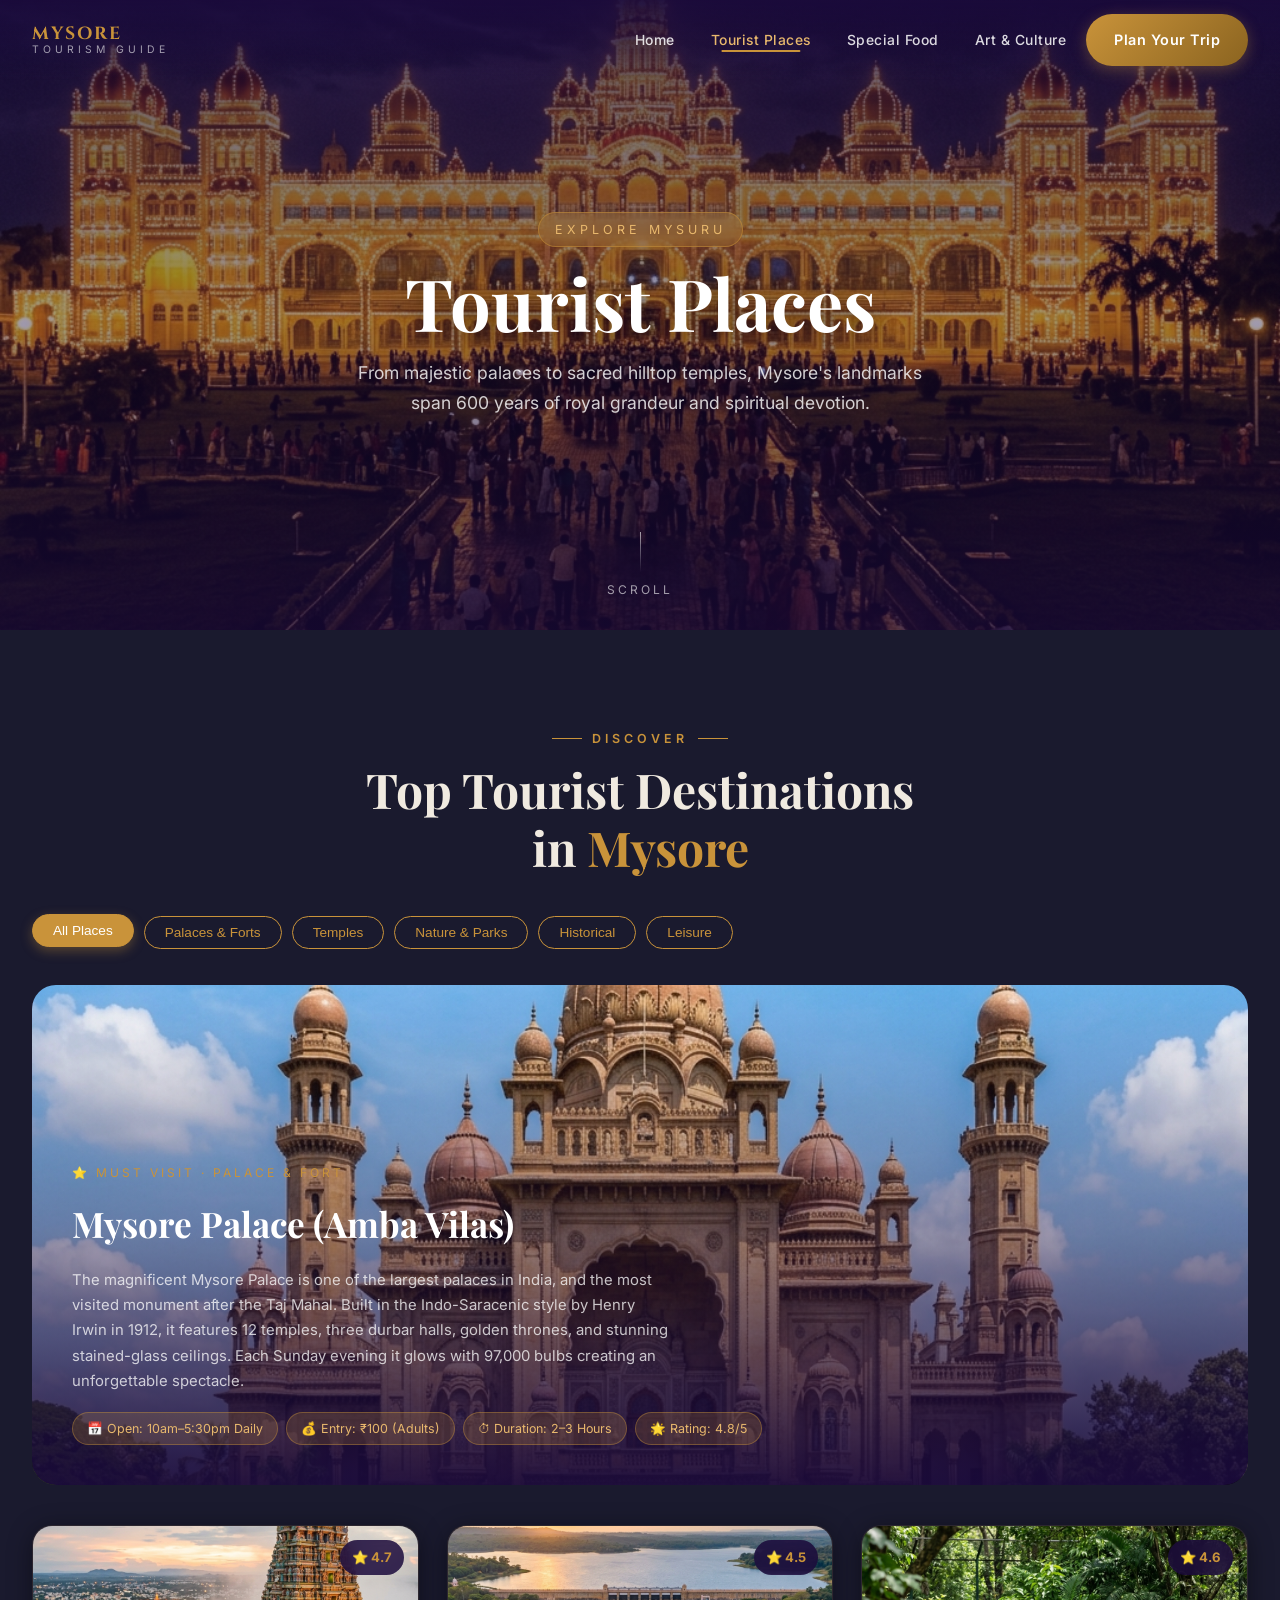
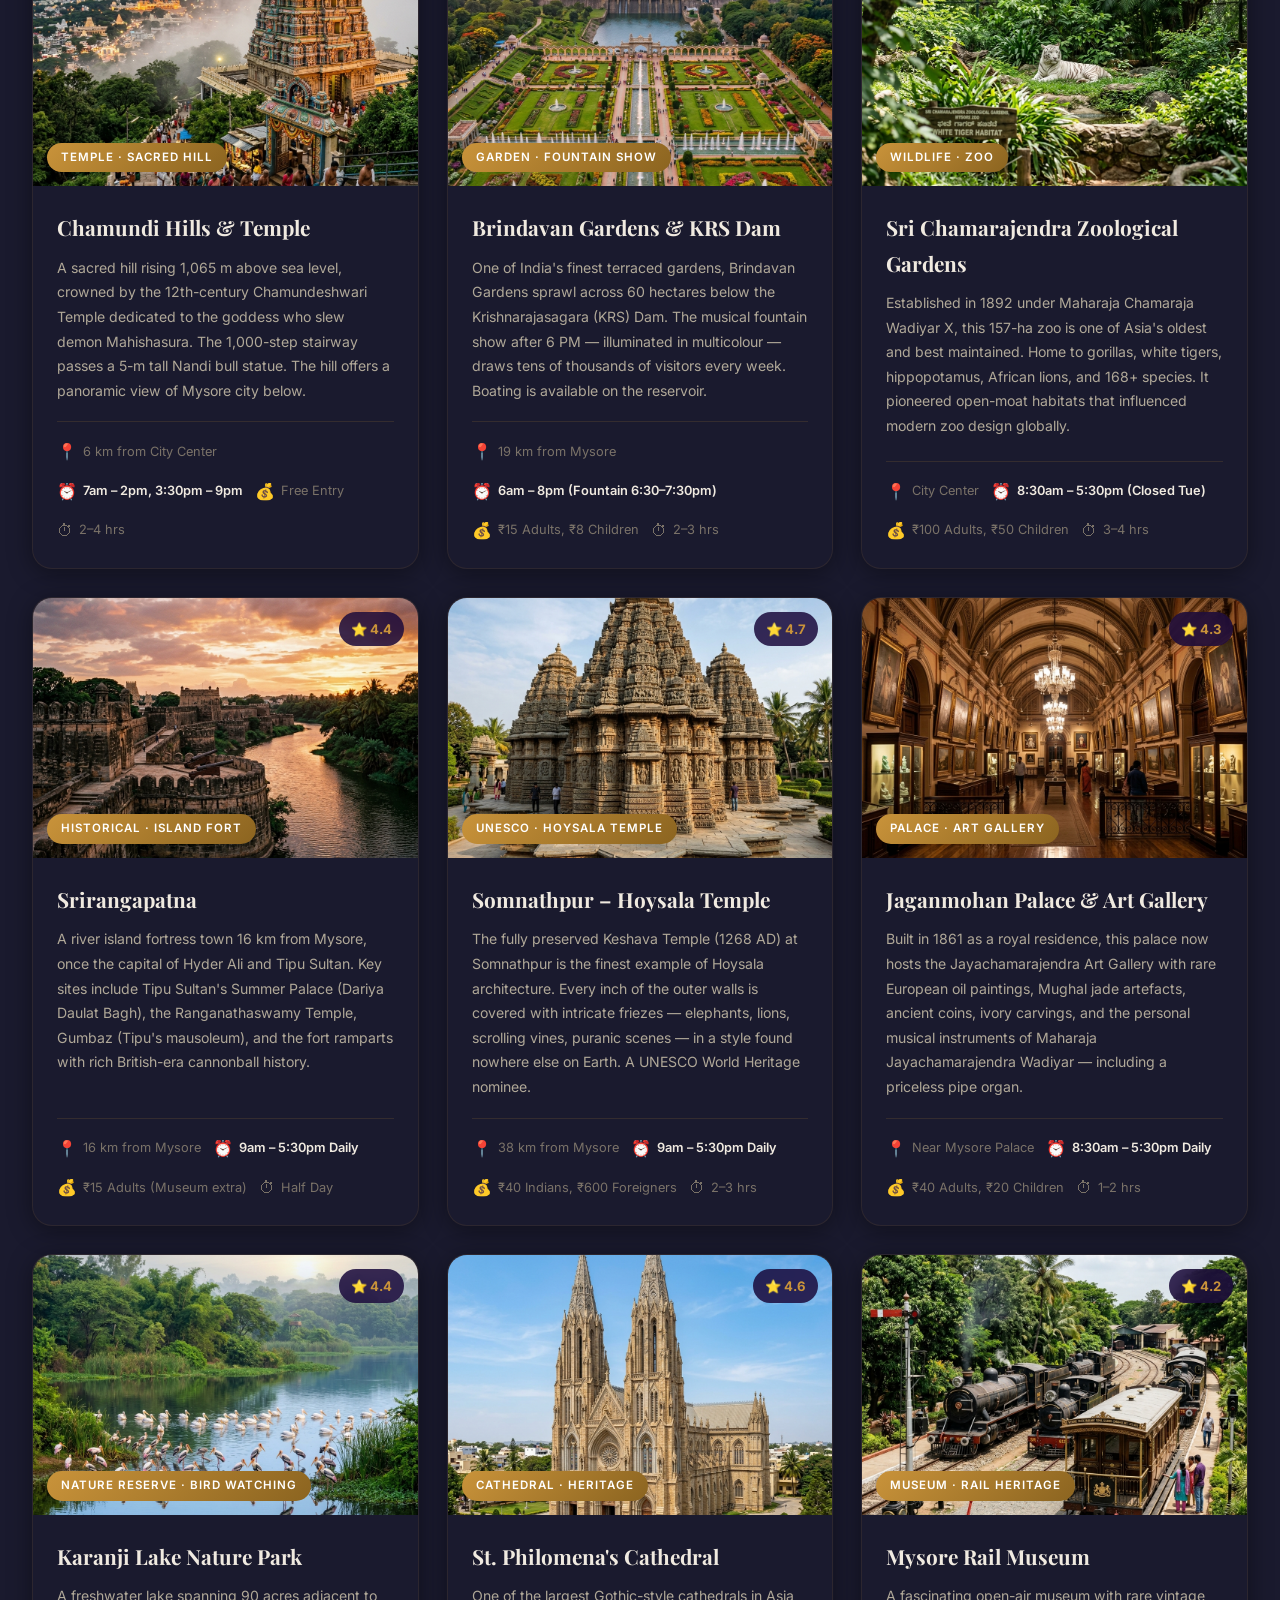
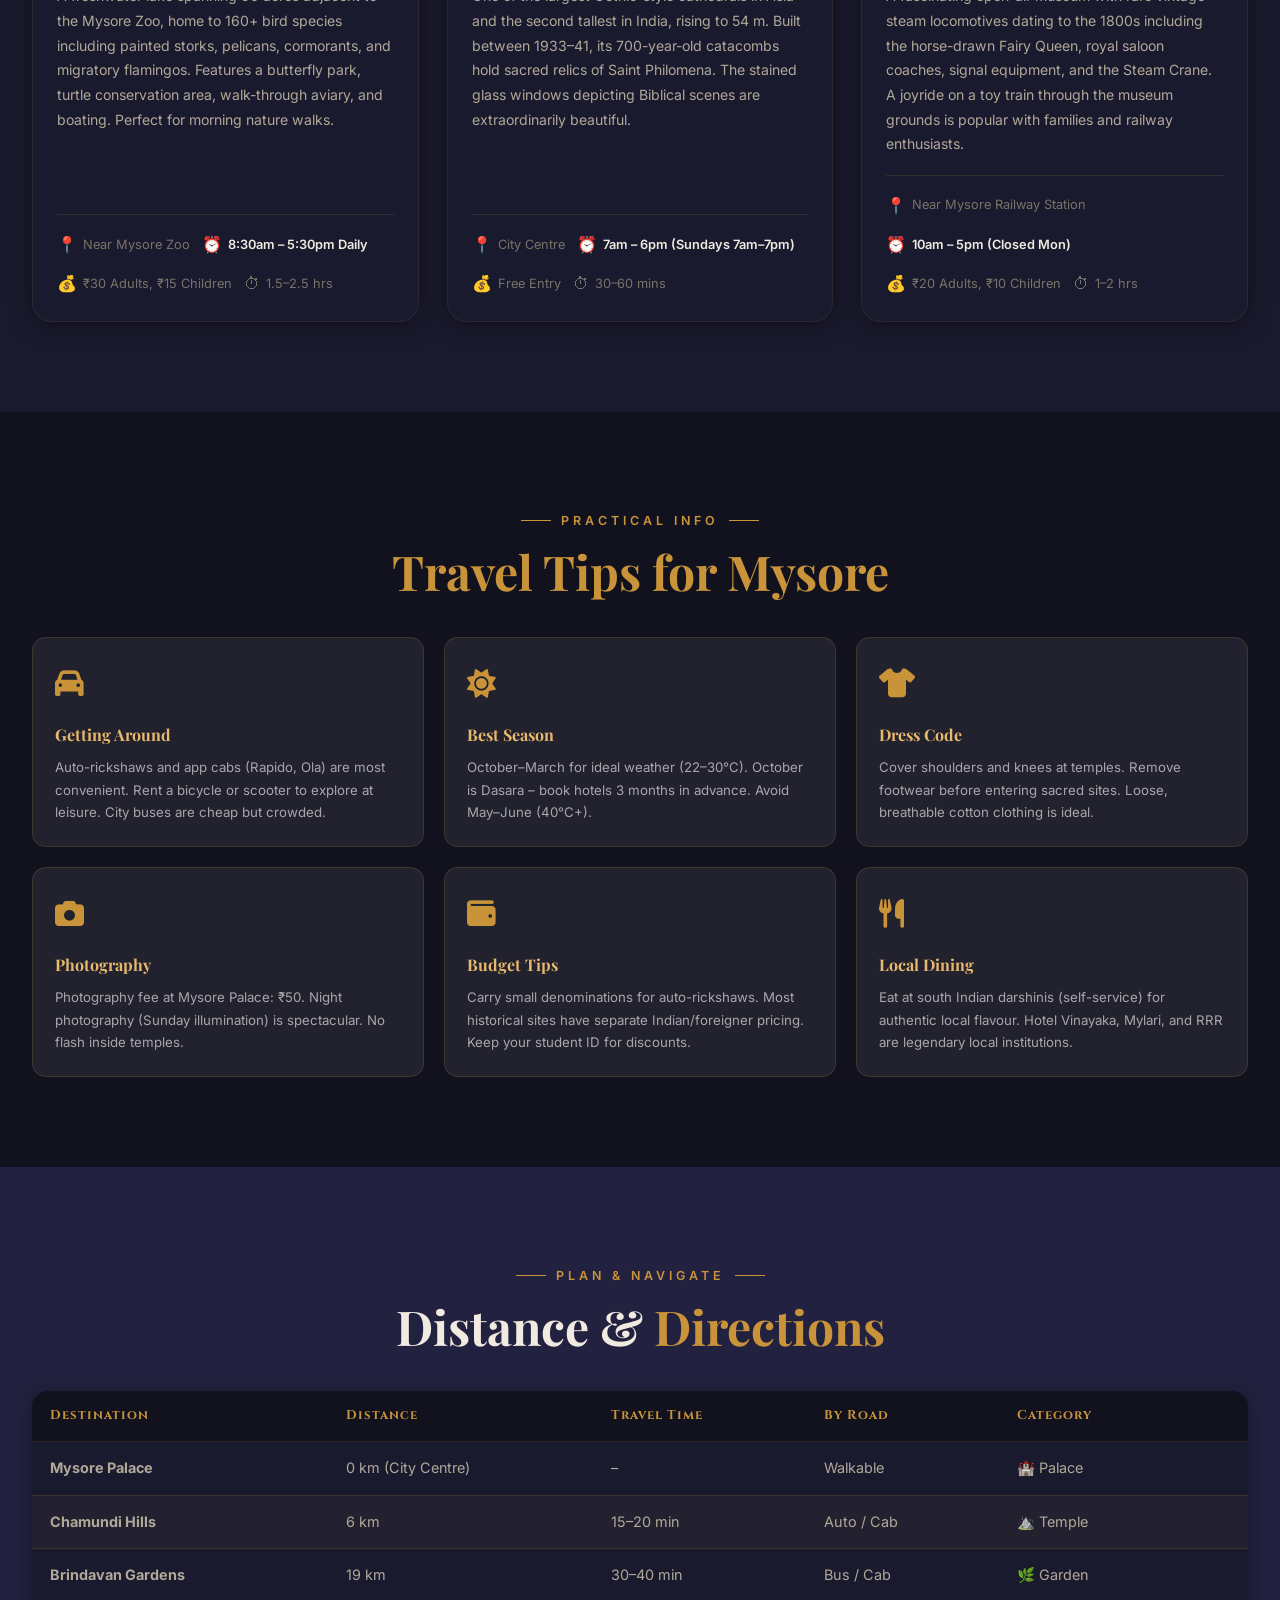
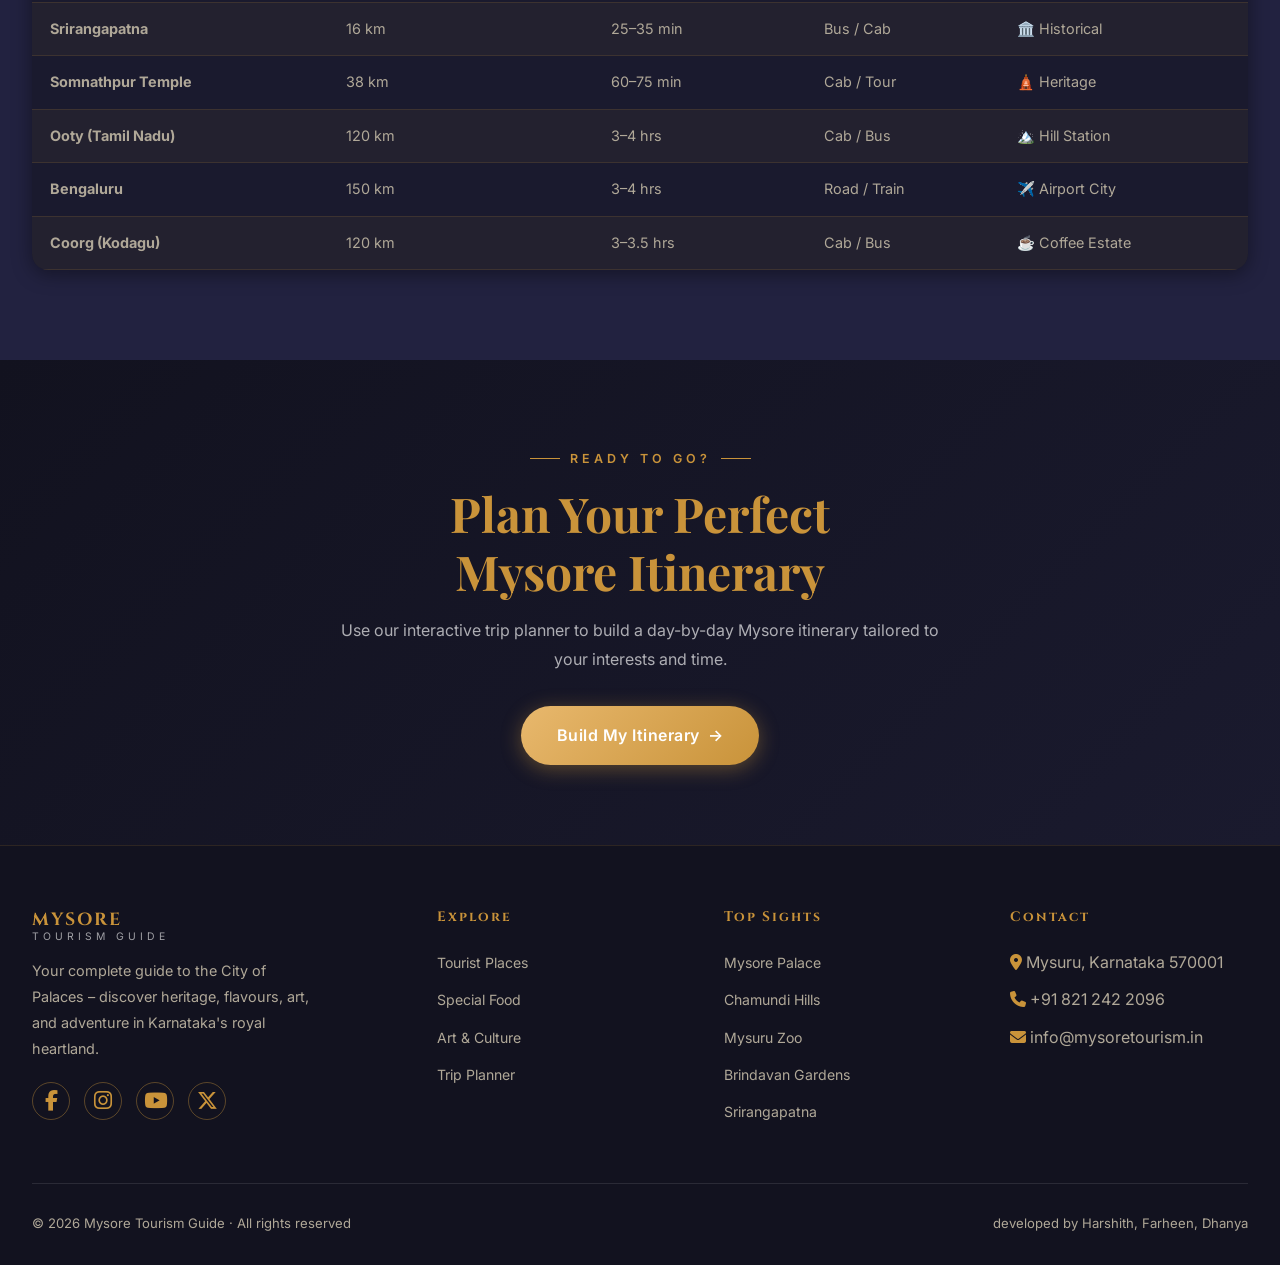
<file: tourist-places.html>
<!DOCTYPE html>
<html lang="en">

<head>
  <meta charset="UTF-8" />
  <meta name="viewport" content="width=device-width, initial-scale=1.0" />
  <title>Tourist Places in Mysore | Heritage Sites, Palaces & Gardens</title>
  <meta name="description"
    content="Explore top tourist places in Mysore – Mysore Palace, Chamundi Hills, Brindavan Gardens, Srirangapatna, Somnathpur Temple, Mysuru Zoo and more." />
  <link rel="stylesheet" href="styles.css" />
  <style>
    /* TOURIST PLACES PAGE */
    .place-card {
      background: var(--surface-mid);
      border-radius: 20px;
      overflow: hidden;
      box-shadow: 0 4px 24px rgba(0,0,0,0.4);
      border: 1px solid rgba(201,147,58,0.1);
      transition: var(--transition);
      display: flex;
      flex-direction: column;
    }

    .place-card:hover {
      transform: translateY(-10px);
      box-shadow: 0 24px 60px rgba(0,0,0,0.6);
      border-color: rgba(201,147,58,0.3);
    }

    .place-img-wrap {
      position: relative;
      overflow: hidden;
      height: 260px;
    }

    .place-img-wrap img {
      width: 100%;
      height: 100%;
      object-fit: cover;
      transition: transform 0.6s ease;
    }

    .place-card:hover .place-img-wrap img {
      transform: scale(1.08);
    }

    .place-rating {
      position: absolute;
      top: 14px;
      right: 14px;
      background: rgba(26, 10, 59, 0.85);
      backdrop-filter: blur(8px);
      color: var(--gold);
      padding: 6px 12px;
      border-radius: 20px;
      font-size: 0.82rem;
      font-weight: 700;
      display: flex;
      align-items: center;
      gap: 4px;
    }

    .place-type {
      position: absolute;
      bottom: 14px;
      left: 14px;
      background: linear-gradient(135deg, var(--gold), var(--gold-dark));
      color: var(--white);
      padding: 5px 14px;
      border-radius: 20px;
      font-size: 0.72rem;
      font-weight: 600;
      letter-spacing: 1px;
      text-transform: uppercase;
    }

    .place-body {
      padding: 24px;
      flex: 1;
      display: flex;
      flex-direction: column;
    }

    .place-name {
      font-family: 'Playfair Display', serif;
      font-size: 1.3rem;
      font-weight: 700;
      color: var(--text-dark);
      margin-bottom: 10px;
    }

    .place-desc {
      font-size: 0.88rem;
      color: var(--text-mid);
      line-height: 1.75;
      flex: 1;
    }

    .place-meta-row {
      display: flex;
      flex-wrap: wrap;
      gap: 12px;
      margin-top: 18px;
      padding-top: 16px;
      border-top: 1px solid rgba(201, 147, 58, 0.15);
    }

    .place-meta-item {
      display: flex;
      align-items: center;
      gap: 6px;
      font-size: 0.8rem;
      color: var(--text-light);
    }

    .place-meta-item .icon {
      font-size: 1rem;
    }

    .place-meta-item strong {
      color: var(--text-dark);
      font-weight: 600;
    }

    /* FEATURED PLACE */
    .featured-place {
      border-radius: 24px;
      overflow: hidden;
      position: relative;
      height: 500px;
      cursor: pointer;
    }

    .featured-place img {
      width: 100%;
      height: 100%;
      object-fit: cover;
      transition: transform 0.8s ease;
    }

    .featured-place:hover img {
      transform: scale(1.04);
    }

    .featured-place-overlay {
      position: absolute;
      inset: 0;
      background: linear-gradient(to top,
          rgba(26, 10, 59, 0.95) 0%,
          rgba(26, 10, 59, 0.4) 50%,
          transparent 100%);
    }

    .featured-info {
      position: absolute;
      bottom: 0;
      left: 0;
      right: 0;
      padding: 40px;
      color: var(--white);
    }

    .featured-info .cat {
      font-size: 0.75rem;
      letter-spacing: 3px;
      color: var(--gold);
      text-transform: uppercase;
      margin-bottom: 10px;
    }

    .featured-info h2 {
      font-family: 'Playfair Display', serif;
      font-size: 2.2rem;
      margin-bottom: 14px;
    }

    .featured-info p {
      font-size: 0.93rem;
      color: rgba(255, 255, 255, 0.75);
      line-height: 1.7;
      max-width: 600px;
    }

    .featured-tags {
      display: flex;
      gap: 8px;
      flex-wrap: wrap;
      margin-top: 18px;
    }

    .ftag {
      background: rgba(201, 147, 58, 0.2);
      border: 1px solid rgba(201, 147, 58, 0.4);
      color: var(--gold-light);
      padding: 5px 14px;
      border-radius: 20px;
      font-size: 0.78rem;
    }

    /* MAP SECTION */
    .map-embed {
      width: 100%;
      height: 450px;
      border-radius: 20px;
      overflow: hidden;
      box-shadow: var(--shadow-royal);
    }

    .map-embed iframe {
      width: 100%;
      height: 100%;
      border: none;
    }

    /* DISTANCE TABLE */
    .distance-box {
      background: var(--surface-mid);
      border-radius: 16px;
      overflow: hidden;
      box-shadow: 0 4px 20px rgba(0,0,0,0.4);
    }

    /* TIPS GRID */
    .tips-grid {
      display: grid;
      grid-template-columns: repeat(3, 1fr);
      gap: 20px;
      margin-top: 32px;
    }

    .tip-card {
      background: rgba(255, 255, 255, 0.07);
      border: 1px solid rgba(201, 147, 58, 0.18);
      border-radius: 14px;
      padding: 22px;
      color: var(--white);
    }

    .tip-card .tip-icon {
      font-size: 1.8rem;
      margin-bottom: 12px;
    }

    .tip-card h4 {
      font-family: 'Playfair Display', serif;
      font-size: 1rem;
      color: var(--gold-light);
      margin-bottom: 8px;
    }

    .tip-card p {
      font-size: 0.83rem;
      color: rgba(255, 255, 255, 0.6);
      line-height: 1.7;
    }

    @media (max-width:768px) {
      .tips-grid {
        grid-template-columns: 1fr;
      }

      .featured-place {
        height: 340px;
      }

      .featured-info {
        padding: 24px;
      }

      .featured-info h2 {
        font-size: 1.5rem;
      }
    }
  </style>
</head>

<body>

  <!-- NAVBAR -->
  <nav class="navbar transparent" role="navigation" aria-label="Main navigation">
    <div class="nav-container">
      <a href="index.html" class="nav-logo" aria-label="Mysore Tourism Home">
        <div class="logo-emblem" aria-hidden="true">🏰</div>
        <div class="logo-text">
          <span class="logo-title">MYSORE</span>
          <span class="logo-sub">Tourism Guide</span>
        </div>
      </a>
      <ul class="nav-links" role="list">
        <li><a href="index.html" class="nav-link">Home</a></li>
        <li><a href="tourist-places.html" class="nav-link active">Tourist Places</a></li>
        <li><a href="food.html" class="nav-link">Special Food</a></li>
        <li><a href="art-culture.html" class="nav-link">Art & Culture</a></li>
        <li><a href="trip-plan.html" class="nav-cta btn">Plan Your Trip</a></li>
      </ul>
      <button class="hamburger" id="hamburger" aria-label="Toggle navigation" aria-expanded="false">
        <span></span><span></span><span></span>
      </button>
    </div>
  </nav>
  <div class="mobile-menu" id="mobileMenu">
    <a href="index.html" class="nav-link"><i class="fas fa-home ic"></i> Home</a>
    <a href="tourist-places.html" class="nav-link"><i class="fas fa-landmark ic"></i> Tourist Places</a>
    <a href="food.html" class="nav-link"><i class="fas fa-utensils ic"></i> Special Food</a>
    <a href="art-culture.html" class="nav-link"><i class="fas fa-paint-brush ic"></i> Art & Culture</a>
    <a href="trip-plan.html" class="nav-link nav-cta" style="margin-top:8px;"><i class="fas fa-map ic"></i> Plan Your
      Trip</a>
  </div>

  <!-- HERO -->
  <section class="page-hero" id="page-hero" aria-label="Tourist Places header">
    <div class="page-hero-bg" style="background-image:url('images/mysore_palace_night.png');" role="img"
      aria-label="Mysore Palace illuminated at night with 97,000 golden bulbs"></div>
    <div class="page-hero-overlay"></div>
    <div class="page-hero-content">
      <div class="page-hero-tag" aria-hidden="true">Explore Mysuru</div>
      <h1>Tourist Places</h1>
      <p>From majestic palaces to sacred hilltop temples, Mysore's landmarks span 600 years of royal grandeur and
        spiritual devotion.</p>
    </div>
    <div class="hero-scroll-hint" aria-hidden="true">
      <div class="scroll-line"></div>
      <span>Scroll</span>
    </div>
  </section>

  <!-- FILTER SECTION -->
  <section class="section section-cream" id="places" aria-label="Tourist places list">
    <div class="container">
      <div class="text-center fade-in" style="margin-bottom:40px;">
        <div class="section-label" aria-hidden="true">Discover</div>
        <h2 class="section-title">Top Tourist Destinations<br />in <span class="text-gold">Mysore</span></h2>
      </div>

      <!-- FILTERS -->
      <div class="filter-pills fade-in" role="group" aria-label="Filter tourist places by category">
        <button class="pill active" data-filter="all" aria-pressed="true">All Places</button>
        <button class="pill" data-filter="palace" aria-pressed="false">Palaces & Forts</button>
        <button class="pill" data-filter="temple" aria-pressed="false">Temples</button>
        <button class="pill" data-filter="nature" aria-pressed="false">Nature & Parks</button>
        <button class="pill" data-filter="historical" aria-pressed="false">Historical</button>
        <button class="pill" data-filter="leisure" aria-pressed="false">Leisure</button>
      </div>

      <!-- FEATURED PLACE -->
      <div class="featured-place fade-in" id="palace" role="article" aria-label="Mysore Palace - featured attraction"
        style="margin-bottom:40px;" data-category="palace">
        <img src="images/mysore_palace_facade.png" alt="Mysore Palace Amba Vilas – magnificent Indo-Saracenic facade"
          loading="eager" />
        <div class="featured-place-overlay"></div>
        <div class="featured-info">
          <div class="cat">⭐ Must Visit · Palace & Fort</div>
          <h2>Mysore Palace (Amba Vilas)</h2>
          <p>The magnificent Mysore Palace is one of the largest palaces in India, and the most visited monument after
            the Taj Mahal. Built in the Indo-Saracenic style by Henry Irwin in 1912, it features 12 temples, three
            durbar halls, golden thrones, and stunning stained-glass ceilings. Each Sunday evening it glows with 97,000
            bulbs creating an unforgettable spectacle.</p>
          <div class="featured-tags" aria-label="Place highlights">
            <span class="ftag">📅 Open: 10am–5:30pm Daily</span>
            <span class="ftag">💰 Entry: ₹100 (Adults)</span>
            <span class="ftag">⏱ Duration: 2–3 Hours</span>
            <span class="ftag">🌟 Rating: 4.8/5</span>
          </div>
        </div>
      </div>

      <!-- PLACES GRID -->
      <div class="grid-3 fade-in" id="placesGrid">

        <!-- Chamundi Hills -->
        <article class="place-card" id="chamundi" data-category="temple">
          <div class="place-img-wrap">
            <img src="images/chamundi_hills_temple.png" alt="Chamundeshwari Temple gopuram atop Chamundi Hills, Mysore"
              loading="lazy" />
            <div class="place-rating" aria-label="Rating 4.7 out of 5">⭐ 4.7</div>
            <div class="place-type">Temple · Sacred Hill</div>
          </div>
          <div class="place-body">
            <h3 class="place-name">Chamundi Hills & Temple</h3>
            <p class="place-desc">A sacred hill rising 1,065 m above sea level, crowned by the 12th-century
              Chamundeshwari Temple dedicated to the goddess who slew demon Mahishasura. The 1,000-step stairway passes
              a 5-m tall Nandi bull statue. The hill offers a panoramic view of Mysore city below.</p>
            <div class="place-meta-row" aria-label="Place details">
              <div class="place-meta-item"><span class="icon">📍</span><span>6 km from City Center</span></div>
              <div class="place-meta-item"><span class="icon">⏰</span><span><strong>7am – 2pm, 3:30pm –
                    9pm</strong></span></div>
              <div class="place-meta-item"><span class="icon">💰</span><span>Free Entry</span></div>
              <div class="place-meta-item"><span class="icon">⏱</span><span>2–4 hrs</span></div>
            </div>
          </div>
        </article>

        <!-- Brindavan Gardens -->
        <article class="place-card" id="brindavan" data-category="nature">
          <div class="place-img-wrap">
            <img src="images/brindavan_gardens.png"
              alt="Brindavan Gardens terraced lawns and musical fountains at KRS Dam Mysore" loading="lazy" />
            <div class="place-rating" aria-label="Rating 4.5 out of 5">⭐ 4.5</div>
            <div class="place-type">Garden · Fountain Show</div>
          </div>
          <div class="place-body">
            <h3 class="place-name">Brindavan Gardens & KRS Dam</h3>
            <p class="place-desc">One of India's finest terraced gardens, Brindavan Gardens sprawl across 60 hectares
              below the Krishnarajasagara (KRS) Dam. The musical fountain show after 6 PM — illuminated in multicolour —
              draws tens of thousands of visitors every week. Boating is available on the reservoir.</p>
            <div class="place-meta-row">
              <div class="place-meta-item"><span class="icon">📍</span><span>19 km from Mysore</span></div>
              <div class="place-meta-item"><span class="icon">⏰</span><span><strong>6am – 8pm (Fountain
                    6:30–7:30pm)</strong></span></div>
              <div class="place-meta-item"><span class="icon">💰</span><span>₹15 Adults, ₹8 Children</span></div>
              <div class="place-meta-item"><span class="icon">⏱</span><span>2–3 hrs</span></div>
            </div>
          </div>
        </article>

        <!-- Mysore Zoo -->
        <article class="place-card" id="zoo" data-category="leisure">
          <div class="place-img-wrap">
            <img src="images/mysore_zoo.png"
              alt="Sri Chamarajendra Zoological Gardens – Mysore Zoo – white tiger habitat" loading="lazy" />
            <div class="place-rating" aria-label="Rating 4.6 out of 5">⭐ 4.6</div>
            <div class="place-type">Wildlife · Zoo</div>
          </div>
          <div class="place-body">
            <h3 class="place-name">Sri Chamarajendra Zoological Gardens</h3>
            <p class="place-desc">Established in 1892 under Maharaja Chamaraja Wadiyar X, this 157-ha zoo is one of
              Asia's oldest and best maintained. Home to gorillas, white tigers, hippopotamus, African lions, and 168+
              species. It pioneered open-moat habitats that influenced modern zoo design globally.</p>
            <div class="place-meta-row">
              <div class="place-meta-item"><span class="icon">📍</span><span>City Center</span></div>
              <div class="place-meta-item"><span class="icon">⏰</span><span><strong>8:30am – 5:30pm (Closed
                    Tue)</strong></span></div>
              <div class="place-meta-item"><span class="icon">💰</span><span>₹100 Adults, ₹50 Children</span></div>
              <div class="place-meta-item"><span class="icon">⏱</span><span>3–4 hrs</span></div>
            </div>
          </div>
        </article>

        <!-- Srirangapatna -->
        <article class="place-card" id="srirangapatna" data-category="historical">
          <div class="place-img-wrap">
            <img src="images/srirangapatna_fort.png"
              alt="Srirangapatna island fortress – Tipu Sultan's capital on the Kaveri river" loading="lazy" />
            <div class="place-rating" aria-label="Rating 4.4 out of 5">⭐ 4.4</div>
            <div class="place-type">Historical · Island Fort</div>
          </div>
          <div class="place-body">
            <h3 class="place-name">Srirangapatna</h3>
            <p class="place-desc">A river island fortress town 16 km from Mysore, once the capital of Hyder Ali and Tipu
              Sultan. Key sites include Tipu Sultan's Summer Palace (Dariya Daulat Bagh), the Ranganathaswamy Temple,
              Gumbaz (Tipu's mausoleum), and the fort ramparts with rich British-era cannonball history.</p>
            <div class="place-meta-row">
              <div class="place-meta-item"><span class="icon">📍</span><span>16 km from Mysore</span></div>
              <div class="place-meta-item"><span class="icon">⏰</span><span><strong>9am – 5:30pm Daily</strong></span>
              </div>
              <div class="place-meta-item"><span class="icon">💰</span><span>₹15 Adults (Museum extra)</span></div>
              <div class="place-meta-item"><span class="icon">⏱</span><span>Half Day</span></div>
            </div>
          </div>
        </article>

        <!-- Somnathpur Temple -->
        <article class="place-card" id="somnathpur" data-category="temple">
          <div class="place-img-wrap">
            <img src="images/somnathpur_temple.png"
              alt="Somnathpur Keshava Hoysala Temple intricate stone carvings – UNESCO Heritage" loading="lazy" />
            <div class="place-rating" aria-label="Rating 4.7 out of 5">⭐ 4.7</div>
            <div class="place-type">UNESCO · Hoysala Temple</div>
          </div>
          <div class="place-body">
            <h3 class="place-name">Somnathpur – Hoysala Temple</h3>
            <p class="place-desc">The fully preserved Keshava Temple (1268 AD) at Somnathpur is the finest example of
              Hoysala architecture. Every inch of the outer walls is covered with intricate friezes — elephants, lions,
              scrolling vines, puranic scenes — in a style found nowhere else on Earth. A UNESCO World Heritage nominee.
            </p>
            <div class="place-meta-row">
              <div class="place-meta-item"><span class="icon">📍</span><span>38 km from Mysore</span></div>
              <div class="place-meta-item"><span class="icon">⏰</span><span><strong>9am – 5:30pm Daily</strong></span>
              </div>
              <div class="place-meta-item"><span class="icon">💰</span><span>₹40 Indians, ₹600 Foreigners</span></div>
              <div class="place-meta-item"><span class="icon">⏱</span><span>2–3 hrs</span></div>
            </div>
          </div>
        </article>

        <!-- Jaganmohan Palace Art Gallery -->
        <article class="place-card" data-category="palace">
          <div class="place-img-wrap">
            <img src="images/jaganmohan_palace.png" alt="Jaganmohan Palace Art Gallery – royal museum Mysore"
              loading="lazy" />
            <div class="place-rating" aria-label="Rating 4.3 out of 5">⭐ 4.3</div>
            <div class="place-type">Palace · Art Gallery</div>
          </div>
          <div class="place-body">
            <h3 class="place-name">Jaganmohan Palace & Art Gallery</h3>
            <p class="place-desc">Built in 1861 as a royal residence, this palace now hosts the Jayachamarajendra Art
              Gallery with rare European oil paintings, Mughal jade artefacts, ancient coins, ivory carvings, and the
              personal musical instruments of Maharaja Jayachamarajendra Wadiyar — including a priceless pipe organ.</p>
            <div class="place-meta-row">
              <div class="place-meta-item"><span class="icon">📍</span><span>Near Mysore Palace</span></div>
              <div class="place-meta-item"><span class="icon">⏰</span><span><strong>8:30am – 5:30pm
                    Daily</strong></span></div>
              <div class="place-meta-item"><span class="icon">💰</span><span>₹40 Adults, ₹20 Children</span></div>
              <div class="place-meta-item"><span class="icon">⏱</span><span>1–2 hrs</span></div>
            </div>
          </div>
        </article>

        <!-- Karanji Lake -->
        <article class="place-card" data-category="nature">
          <div class="place-img-wrap">
            <img src="images/karanji_lake.png" alt="Karanji Lake Nature Park – painted storks and pelicans in Mysore"
              loading="lazy" />
            <div class="place-rating" aria-label="Rating 4.4 out of 5">⭐ 4.4</div>
            <div class="place-type">Nature Reserve · Bird Watching</div>
          </div>
          <div class="place-body">
            <h3 class="place-name">Karanji Lake Nature Park</h3>
            <p class="place-desc">A freshwater lake spanning 90 acres adjacent to the Mysore Zoo, home to 160+ bird
              species including painted storks, pelicans, cormorants, and migratory flamingos. Features a butterfly
              park, turtle conservation area, walk-through aviary, and boating. Perfect for morning nature walks.</p>
            <div class="place-meta-row">
              <div class="place-meta-item"><span class="icon">📍</span><span>Near Mysore Zoo</span></div>
              <div class="place-meta-item"><span class="icon">⏰</span><span><strong>8:30am – 5:30pm
                    Daily</strong></span></div>
              <div class="place-meta-item"><span class="icon">💰</span><span>₹30 Adults, ₹15 Children</span></div>
              <div class="place-meta-item"><span class="icon">⏱</span><span>1.5–2.5 hrs</span></div>
            </div>
          </div>
        </article>

        <!-- St. Philomena's Cathedral -->
        <article class="place-card" data-category="historical">
          <div class="place-img-wrap">
            <img src="images/st_philomenas.png" alt="St. Philomena's Cathedral – Neo-Gothic twin spires in Mysore"
              loading="lazy" />
            <div class="place-rating" aria-label="Rating 4.6 out of 5">⭐ 4.6</div>
            <div class="place-type">Cathedral · Heritage</div>
          </div>
          <div class="place-body">
            <h3 class="place-name">St. Philomena's Cathedral</h3>
            <p class="place-desc">One of the largest Gothic-style cathedrals in Asia and the second tallest in India,
              rising to 54 m. Built between 1933–41, its 700-year-old catacombs hold sacred relics of Saint Philomena.
              The stained glass windows depicting Biblical scenes are extraordinarily beautiful.</p>
            <div class="place-meta-row">
              <div class="place-meta-item"><span class="icon">📍</span><span>City Centre</span></div>
              <div class="place-meta-item"><span class="icon">⏰</span><span><strong>7am – 6pm (Sundays
                    7am–7pm)</strong></span></div>
              <div class="place-meta-item"><span class="icon">💰</span><span>Free Entry</span></div>
              <div class="place-meta-item"><span class="icon">⏱</span><span>30–60 mins</span></div>
            </div>
          </div>
        </article>

        <!-- Rail Museum -->
        <article class="place-card" data-category="leisure">
          <div class="place-img-wrap">
            <img src="images/mysore_rail_museum.png" alt="Vintage steam locomotives at Mysore Rail Museum heritage park"
              loading="lazy" />
            <div class="place-rating" aria-label="Rating 4.2 out of 5">⭐ 4.2</div>
            <div class="place-type">Museum · Rail Heritage</div>
          </div>
          <div class="place-body">
            <h3 class="place-name">Mysore Rail Museum</h3>
            <p class="place-desc">A fascinating open-air museum with rare vintage steam locomotives dating to the 1800s
              including the horse-drawn Fairy Queen, royal saloon coaches, signal equipment, and the Steam Crane. A
              joyride on a toy train through the museum grounds is popular with families and railway enthusiasts.</p>
            <div class="place-meta-row">
              <div class="place-meta-item"><span class="icon">📍</span><span>Near Mysore Railway Station</span></div>
              <div class="place-meta-item"><span class="icon">⏰</span><span><strong>10am – 5pm (Closed
                    Mon)</strong></span></div>
              <div class="place-meta-item"><span class="icon">💰</span><span>₹20 Adults, ₹10 Children</span></div>
              <div class="place-meta-item"><span class="icon">⏱</span><span>1–2 hrs</span></div>
            </div>
          </div>
        </article>
      </div>
    </div>
  </section>

  <!-- TRAVEL TIPS -->
  <section class="section section-dark" id="tips" aria-label="Travel tips for visiting Mysore">
    <div class="container">
      <div class="text-center fade-in" style="margin-bottom:36px;">
        <div class="section-label" aria-hidden="true">Practical Info</div>
        <h2 class="section-title text-gold">Travel Tips for Mysore</h2>
      </div>

      <div class="tips-grid fade-in">
        <div class="tip-card" role="article">
          <div class="tip-icon"><i class="fas fa-car ic" style="font-size:1.8rem;"></i></div>
          <h4>Getting Around</h4>
          <p>Auto-rickshaws and app cabs (Rapido, Ola) are most convenient. Rent a bicycle or scooter to explore at
            leisure. City buses are cheap but crowded.</p>
        </div>
        <div class="tip-card" role="article">
          <div class="tip-icon"><i class="fas fa-sun ic" style="font-size:1.8rem;"></i></div>
          <h4>Best Season</h4>
          <p>October–March for ideal weather (22–30°C). October is Dasara – book hotels 3 months in advance. Avoid
            May–June (40°C+).</p>
        </div>
        <div class="tip-card" role="article">
          <div class="tip-icon"><i class="fas fa-tshirt ic" style="font-size:1.8rem;"></i></div>
          <h4>Dress Code</h4>
          <p>Cover shoulders and knees at temples. Remove footwear before entering sacred sites. Loose, breathable
            cotton clothing is ideal.</p>
        </div>
        <div class="tip-card" role="article">
          <div class="tip-icon"><i class="fas fa-camera ic" style="font-size:1.8rem;"></i></div>
          <h4>Photography</h4>
          <p>Photography fee at Mysore Palace: ₹50. Night photography (Sunday illumination) is spectacular. No flash
            inside temples.</p>
        </div>
        <div class="tip-card" role="article">
          <div class="tip-icon"><i class="fas fa-wallet ic" style="font-size:1.8rem;"></i></div>
          <h4>Budget Tips</h4>
          <p>Carry small denominations for auto-rickshaws. Most historical sites have separate Indian/foreigner pricing.
            Keep your student ID for discounts.</p>
        </div>
        <div class="tip-card" role="article">
          <div class="tip-icon"><i class="fas fa-utensils ic" style="font-size:1.8rem;"></i></div>
          <h4>Local Dining</h4>
          <p>Eat at south Indian darshinis (self-service) for authentic local flavour. Hotel Vinayaka, Mylari, and RRR
            are legendary local institutions.</p>
        </div>
      </div>
    </div>
  </section>

  <!-- DISTANCE TABLE -->
  <section class="section section-cream-dark" id="distances" aria-label="Distances from Mysore">
    <div class="container">
      <div class="text-center fade-in" style="margin-bottom:36px;">
        <div class="section-label" aria-hidden="true">Plan & Navigate</div>
        <h2 class="section-title">Distance & <span class="text-gold">Directions</span></h2>
      </div>
      <div class="distance-box fade-in" style="overflow-x:auto;">
        <table class="info-table" role="table" aria-label="Distances from Mysore city center">
          <thead>
            <tr>
              <th scope="col">Destination</th>
              <th scope="col">Distance</th>
              <th scope="col">Travel Time</th>
              <th scope="col">By Road</th>
              <th scope="col">Category</th>
            </tr>
          </thead>
          <tbody>
            <tr>
              <td><strong>Mysore Palace</strong></td>
              <td>0 km (City Centre)</td>
              <td>–</td>
              <td>Walkable</td>
              <td>🏰 Palace</td>
            </tr>
            <tr>
              <td><strong>Chamundi Hills</strong></td>
              <td>6 km</td>
              <td>15–20 min</td>
              <td>Auto / Cab</td>
              <td>⛰️ Temple</td>
            </tr>
            <tr>
              <td><strong>Brindavan Gardens</strong></td>
              <td>19 km</td>
              <td>30–40 min</td>
              <td>Bus / Cab</td>
              <td>🌿 Garden</td>
            </tr>
            <tr>
              <td><strong>Srirangapatna</strong></td>
              <td>16 km</td>
              <td>25–35 min</td>
              <td>Bus / Cab</td>
              <td>🏛️ Historical</td>
            </tr>
            <tr>
              <td><strong>Somnathpur Temple</strong></td>
              <td>38 km</td>
              <td>60–75 min</td>
              <td>Cab / Tour</td>
              <td>🛕 Heritage</td>
            </tr>
            <tr>
              <td><strong>Ooty (Tamil Nadu)</strong></td>
              <td>120 km</td>
              <td>3–4 hrs</td>
              <td>Cab / Bus</td>
              <td>🏔️ Hill Station</td>
            </tr>
            <tr>
              <td><strong>Bengaluru</strong></td>
              <td>150 km</td>
              <td>3–4 hrs</td>
              <td>Road / Train</td>
              <td>✈️ Airport City</td>
            </tr>
            <tr>
              <td><strong>Coorg (Kodagu)</strong></td>
              <td>120 km</td>
              <td>3–3.5 hrs</td>
              <td>Cab / Bus</td>
              <td>☕ Coffee Estate</td>
            </tr>
          </tbody>
        </table>
      </div>
    </div>
  </section>

  <!-- CTA -->
  <section
    style="background:linear-gradient(135deg,var(--surface) 0%,var(--surface-mid) 100%);padding:80px 2rem;text-align:center;"
    aria-label="Plan your trip call to action">
    <div style="max-width:600px;margin:0 auto;">
      <div class="section-label text-center" style="justify-content:center;margin-bottom:16px;" aria-hidden="true">Ready
        to Go?</div>
      <h2 class="section-title text-gold" style="text-align:center;">Plan Your Perfect<br />Mysore Itinerary</h2>
      <p style="color:rgba(255,255,255,0.65);margin-top:16px;margin-bottom:32px;font-size:1rem;line-height:1.8;">Use our
        interactive trip planner to build a day-by-day Mysore itinerary tailored to your interests and time.</p>
      <a href="trip-plan.html" class="btn btn-gold" id="trip-cta-btn" style="font-size:1rem;padding:16px 36px;">
        <span>Build My Itinerary</span>
        <span>→</span>
      </a>
    </div>
  </section>

  <!-- FOOTER -->
  <footer class="footer" role="contentinfo">
    <div class="footer-grid">
      <div class="footer-brand">
        <a href="index.html" class="nav-logo" style="display:inline-flex;">
          <div class="logo-emblem"><i class="fas fa-chess-rook"></i></div>
          <div class="logo-text">
            <span class="logo-title">MYSORE</span>
            <span class="logo-sub">Tourism Guide</span>
          </div>
        </a>
        <p>Your complete guide to the City of Palaces – discover heritage, flavours, art, and adventure in Karnataka's
          royal heartland.</p>
        <div class="footer-social" role="list">
          <div class="social-btn" role="listitem" title="Facebook"><i class="fab fa-facebook-f ic"></i></div>
          <div class="social-btn" role="listitem" title="Instagram"><i class="fab fa-instagram ic"></i></div>
          <div class="social-btn" role="listitem" title="YouTube"><i class="fab fa-youtube ic"></i></div>
          <div class="social-btn" role="listitem" title="Twitter"><i class="fab fa-x-twitter ic"></i></div>
        </div>
      </div>
      <div class="footer-col">
        <h4>Explore</h4>
        <ul>
          <li><a href="tourist-places.html">Tourist Places</a></li>
          <li><a href="food.html">Special Food</a></li>
          <li><a href="art-culture.html">Art & Culture</a></li>
          <li><a href="trip-plan.html">Trip Planner</a></li>
        </ul>
      </div>
      <div class="footer-col">
        <h4>Top Sights</h4>
        <ul>
          <li><a href="#palace">Mysore Palace</a></li>
          <li><a href="#chamundi">Chamundi Hills</a></li>
          <li><a href="#zoo">Mysuru Zoo</a></li>
          <li><a href="#brindavan">Brindavan Gardens</a></li>
          <li><a href="#srirangapatna">Srirangapatna</a></li>
        </ul>
      </div>
      <div class="footer-col">
        <h4>Contact</h4>
        <ul>
          <li><span><i class="fas fa-map-marker-alt ic"></i> Mysuru, Karnataka 570001</span></li>
          <li><span><i class="fas fa-phone ic"></i> +91 821 242 2096</span></li>
          <li><span><i class="fas fa-envelope ic"></i> info@mysoretourism.in</span></li>
        </ul>
      </div>
    </div>
    <div class="footer-bottom">
      <span>© 2026 Mysore Tourism Guide · All rights reserved</span>
       <span>developed by Harshith,  Farheen, Dhanya</span>
    </div>
  </footer>

  <script src="script.js"></script>
</body>

</html>
</file>
<file: styles.css>
/* ===== IMPORTS ===== */
@import url('https://fonts.googleapis.com/css2?family=Cinzel:wght@400;600;700&family=Playfair+Display:ital,wght@0,400;0,600;0,700;1,400&family=Inter:wght@300;400;500;600&display=swap');
@import url('https://cdnjs.cloudflare.com/ajax/libs/font-awesome/6.7.2/css/all.min.css');

/* ===== CSS VARIABLES ===== */
:root {
  /* ── Gold accent ── */
  --gold: #C9933A;
  --gold-light: #E8B86D;
  --gold-dark: #8B6420;

  /* ── Dark-mode surfaces ── */
  --royal: #0D0D1A;
  --royal-mid: #141428;
  --royal-light: #1E1E3A;

  /* ── Dark-mode body & cards ── */
  --bg: #0A0A14;
  --surface: #12121F;
  --surface-mid: #1A1A2E;
  --surface-high: #222240;

  /* ── Text ── */
  --cream: #E8E0D0;
  --cream-dark: #C4B89A;
  --text-dark: #F0EAE0;
  --text-mid: #B0A898;
  --text-light: #7A7268;
  --white: #FFFFFF;

  --nav-height: 80px;
  --shadow-gold: 0 4px 30px rgba(201,147,58,0.3);
  --shadow-royal: 0 8px 40px rgba(0,0,0,0.6);
  --transition: all 0.35s cubic-bezier(0.4,0,0.2,1);
  --border-radius: 16px;
}

/* ===== RESET & BASE ===== */
*, *::before, *::after {
  margin: 0;
  padding: 0;
  box-sizing: border-box;
}

html {
  scroll-behavior: smooth;
  font-size: 16px;
}

body {
  font-family: 'Inter', sans-serif;
  background: var(--bg);
  color: var(--text-dark);
  overflow-x: hidden;
  line-height: 1.7;
}

img {
  max-width: 100%;
  display: block;
}

a {
  text-decoration: none;
  color: inherit;
}

ul {
  list-style: none;
}

/* ===== SCROLLBAR ===== */
::-webkit-scrollbar {
  width: 8px;
}
::-webkit-scrollbar-track {
  background: var(--surface);
}
::-webkit-scrollbar-thumb {
  background: var(--gold);
  border-radius: 4px;
}

/* ===== NAVBAR ===== */
.navbar {
  position: fixed;
  top: 0;
  left: 0;
  right: 0;
  height: var(--nav-height);
  z-index: 1000;
  transition: var(--transition);
  padding: 0 2rem;
}

.navbar.scrolled {
  background: rgba(26,10,59,0.97);
  backdrop-filter: blur(16px);
  box-shadow: var(--shadow-royal);
}

.navbar.transparent {
  background: linear-gradient(180deg, rgba(26,10,59,0.85) 0%, transparent 100%);
}

.nav-container {
  max-width: 1300px;
  margin: 0 auto;
  height: 100%;
  display: flex;
  align-items: center;
  justify-content: space-between;
}

.nav-logo {
  display: flex;
  align-items: center;
  gap: 12px;
}

.logo-emblem {
  display: none !important;
}

.logo-text {
  display: flex;
  flex-direction: column;
  line-height: 1.1;
  padding-left: 0;
}

.logo-title {
  font-family: 'Cinzel', serif;
  font-size: 1.1rem;
  font-weight: 700;
  color: var(--gold);
  letter-spacing: 2px;
}

.logo-sub {
  font-size: 0.65rem;
  color: rgba(255,255,255,0.6);
  letter-spacing: 4px;
  text-transform: uppercase;
}

.nav-links {
  display: flex;
  align-items: center;
  gap: 0.25rem;
}

.nav-link {
  font-size: 0.87rem;
  font-weight: 500;
  color: rgba(255,255,255,0.85);
  padding: 8px 16px;
  border-radius: 8px;
  letter-spacing: 0.5px;
  transition: var(--transition);
  position: relative;
}

.nav-link .ic { margin-right: 6px; }

.nav-link::after {
  content: '';
  position: absolute;
  bottom: 4px;
  left: 50%;
  transform: translateX(-50%);
  width: 0;
  height: 2px;
  background: var(--gold);
  border-radius: 2px;
  transition: var(--transition);
}

.nav-link:hover,
.nav-link.active {
  color: var(--gold-light);
}

.nav-link:hover::after,
.nav-link.active::after {
  width: 60%;
}

.nav-cta {
  background: linear-gradient(135deg, var(--gold), var(--gold-dark));
  color: var(--white) !important;
  padding: 10px 22px;
  border-radius: 25px;
  font-weight: 600;
  box-shadow: 0 4px 15px rgba(201,147,58,0.35);
  transition: var(--transition);
}

.nav-cta:hover {
  transform: translateY(-2px);
  box-shadow: 0 6px 20px rgba(201,147,58,0.5);
}

.nav-cta::after { display: none; }

.hamburger {
  display: none;
  flex-direction: column;
  gap: 5px;
  cursor: pointer;
  padding: 8px;
}

.hamburger span {
  display: block;
  width: 26px;
  height: 2px;
  background: var(--white);
  border-radius: 2px;
  transition: var(--transition);
}

/* ===== PAGE HERO ===== */
.page-hero {
  height: 70vh;
  min-height: 500px;
  position: relative;
  display: flex;
  align-items: center;
  justify-content: center;
  text-align: center;
  overflow: hidden;
}

.page-hero-bg {
  position: absolute;
  inset: 0;
  background-size: cover;
  background-position: center;
  background-attachment: fixed;
  transform: scale(1.05);
  transition: transform 8s ease;
}

.page-hero.loaded .page-hero-bg {
  transform: scale(1);
}

.page-hero-overlay {
  position: absolute;
  inset: 0;
  background: linear-gradient(180deg,
    rgba(26,10,59,0.7) 0%,
    rgba(26,10,59,0.4) 50%,
    rgba(26,10,59,0.75) 100%);
}

.page-hero-content {
  position: relative;
  z-index: 2;
  color: var(--white);
}

.page-hero-tag {
  display: inline-block;
  background: rgba(201,147,58,0.2);
  border: 1px solid rgba(201,147,58,0.5);
  color: var(--gold-light);
  font-size: 0.78rem;
  letter-spacing: 4px;
  text-transform: uppercase;
  padding: 6px 16px;
  border-radius: 20px;
  margin-bottom: 16px;
  backdrop-filter: blur(8px);
}

.page-hero h1 {
  font-family: 'Playfair Display', serif;
  font-size: clamp(2.5rem, 6vw, 4.5rem);
  font-weight: 700;
  line-height: 1.1;
  margin-bottom: 16px;
  text-shadow: 0 4px 20px rgba(0,0,0,0.4);
}

.page-hero p {
  font-size: 1.1rem;
  color: rgba(255,255,255,0.8);
  max-width: 600px;
  margin: 0 auto;
}

.hero-scroll-hint {
  position: absolute;
  bottom: 30px;
  left: 50%;
  transform: translateX(-50%);
  display: flex;
  flex-direction: column;
  align-items: center;
  gap: 8px;
  color: rgba(255,255,255,0.6);
  font-size: 0.75rem;
  letter-spacing: 3px;
  text-transform: uppercase;
  animation: bounce 2s infinite;
  z-index: 2;
}

.scroll-line {
  width: 1px;
  height: 40px;
  background: linear-gradient(to bottom, rgba(255,255,255,0.6), transparent);
  animation: drawLine 1.5s infinite;
}

@keyframes bounce {
  0%, 100% { transform: translateX(-50%) translateY(0); }
  50% { transform: translateX(-50%) translateY(6px); }
}

@keyframes drawLine {
  0% { height: 0; opacity: 1; }
  100% { height: 40px; opacity: 0; }
}

/* ===== SECTIONS ===== */
.section {
  padding: 90px 2rem;
}

.section-dark {
  background: var(--surface);
  color: var(--text-dark);
}

.section-royal {
  background: linear-gradient(135deg, var(--surface) 0%, var(--surface-mid) 100%);
  color: var(--text-dark);
}

.section-cream {
  background: var(--surface-mid);
}

.section-cream-dark {
  background: var(--surface-high);
}

.container {
  max-width: 1280px;
  margin: 0 auto;
}

.section-label {
  display: inline-flex;
  align-items: center;
  gap: 10px;
  font-size: 0.78rem;
  letter-spacing: 4px;
  text-transform: uppercase;
  color: var(--gold);
  font-weight: 600;
  margin-bottom: 12px;
}

.section-label::before,
.section-label::after {
  content: '';
  width: 30px;
  height: 1px;
  background: var(--gold);
}

.section-title {
  font-family: 'Playfair Display', serif;
  font-size: clamp(2rem, 4vw, 3rem);
  font-weight: 700;
  line-height: 1.2;
  margin-bottom: 16px;
}

.section-subtitle {
  font-size: 1.05rem;
  color: var(--text-mid);
  max-width: 600px;
  line-height: 1.8;
}

.section-dark .section-subtitle,
.section-royal .section-subtitle {
  color: var(--text-mid);
}

.text-gold { color: var(--gold); }
.text-center { text-align: center; }

/* ===== CARDS ===== */
.card {
  background: var(--surface-mid);
  border-radius: var(--border-radius);
  overflow: hidden;
  box-shadow: 0 4px 20px rgba(0,0,0,0.4);
  border: 1px solid rgba(201,147,58,0.1);
  transition: var(--transition);
  position: relative;
}

.card:hover {
  transform: translateY(-8px);
  box-shadow: 0 20px 50px rgba(0,0,0,0.6);
  border-color: rgba(201,147,58,0.3);
}

.card-img {
  width: 100%;
  height: 240px;
  object-fit: cover;
  transition: var(--transition);
}

.card:hover .card-img {
  transform: scale(1.05);
}

.card-img-wrap {
  overflow: hidden;
  position: relative;
}

.card-badge {
  position: absolute;
  top: 14px;
  left: 14px;
  background: var(--gold);
  color: var(--white);
  font-size: 0.72rem;
  font-weight: 600;
  letter-spacing: 1px;
  text-transform: uppercase;
  padding: 5px 12px;
  border-radius: 20px;
  z-index: 2;
}

.card-body {
  padding: 22px;
}

.card-tag {
  font-size: 0.75rem;
  color: var(--gold);
  font-weight: 600;
  letter-spacing: 2px;
  text-transform: uppercase;
  margin-bottom: 8px;
}

.card-title {
  font-family: 'Playfair Display', serif;
  font-size: 1.25rem;
  font-weight: 600;
  margin-bottom: 10px;
  color: var(--text-dark);
}

.card-desc {
  font-size: 0.9rem;
  color: var(--text-mid);
  line-height: 1.7;
  margin-bottom: 14px;
}

.card-meta {
  display: flex;
  align-items: center;
  gap: 16px;
  font-size: 0.82rem;
  color: var(--text-light);
}

.card-meta span {
  display: flex;
  align-items: center;
  gap: 5px;
}

/* ===== GRIDS ===== */
.grid-3 {
  display: grid;
  grid-template-columns: repeat(3, 1fr);
  gap: 28px;
}

.grid-4 {
  display: grid;
  grid-template-columns: repeat(4, 1fr);
  gap: 24px;
}

.grid-2 {
  display: grid;
  grid-template-columns: 1fr 1fr;
  gap: 40px;
  align-items: center;
}

/* ===== BUTTONS ===== */
.btn {
  display: inline-flex;
  align-items: center;
  gap: 8px;
  padding: 14px 28px;
  border-radius: 30px;
  font-weight: 600;
  font-size: 0.9rem;
  cursor: pointer;
  border: none;
  transition: var(--transition);
  letter-spacing: 0.5px;
}

.btn-gold {
  background: linear-gradient(135deg, var(--gold-light), var(--gold));
  color: var(--white);
  box-shadow: 0 4px 20px rgba(201,147,58,0.4);
}

.btn-gold:hover {
  transform: translateY(-3px);
  box-shadow: 0 8px 30px rgba(201,147,58,0.55);
}

.btn-outline {
  background: transparent;
  color: var(--gold);
  border: 2px solid var(--gold);
}

.btn-outline:hover {
  background: var(--gold);
  color: var(--white);
  transform: translateY(-3px);
}

.btn-royal {
  background: linear-gradient(135deg, var(--royal-light), var(--royal));
  color: var(--white);
  box-shadow: var(--shadow-royal);
}

.btn-royal:hover {
  transform: translateY(-3px);
  box-shadow: 0 12px 35px rgba(26,10,59,0.5);
}

/* ===== STAT BADGES ===== */
.stats-row {
  display: flex;
  gap: 32px;
  margin-top: 40px;
  flex-wrap: wrap;
}

.stat-item {
  display: flex;
  flex-direction: column;
}

.stat-number {
  font-family: 'Playfair Display', serif;
  font-size: 2.5rem;
  font-weight: 700;
  color: var(--gold);
  line-height: 1;
}

.stat-label {
  font-size: 0.82rem;
  color: var(--text-light);
  letter-spacing: 1px;
  margin-top: 4px;
}

/* ===== DIVIDER ===== */
.ornamental-divider {
  display: flex;
  align-items: center;
  gap: 16px;
  margin: 20px 0;
  color: var(--gold);
}

.ornamental-divider::before,
.ornamental-divider::after {
  content: '';
  flex: 1;
  height: 1px;
  background: linear-gradient(to right, transparent, var(--gold));
}

.ornamental-divider::after {
  background: linear-gradient(to left, transparent, var(--gold));
}

/* ===== FOOTER ===== */
.footer {
  background: var(--surface);
  color: var(--text-mid);
  border-top: 1px solid rgba(201,147,58,0.15);
  padding: 60px 2rem 30px;
}

.footer-grid {
  max-width: 1280px;
  margin: 0 auto;
  display: grid;
  grid-template-columns: 1.5fr 1fr 1fr 1fr;
  gap: 48px;
  padding-bottom: 48px;
  border-bottom: 1px solid rgba(255,255,255,0.1);
}

.footer-brand p {
  font-size: 0.9rem;
  line-height: 1.8;
  margin-top: 16px;
  max-width: 280px;
}

.footer-col h4 {
  font-family: 'Cinzel', serif;
  color: var(--gold);
  font-size: 0.85rem;
  letter-spacing: 2px;
  margin-bottom: 20px;
}

.footer-col ul li {
  margin-bottom: 10px;
}

.footer-col ul li a {
  font-size: 0.88rem;
  transition: var(--transition);
}

.footer-col ul li a:hover {
  color: var(--gold-light);
  padding-left: 4px;
}

.footer-bottom {
  max-width: 1280px;
  margin: 28px auto 0;
  display: flex;
  justify-content: space-between;
  align-items: center;
  font-size: 0.82rem;
}

.footer-social {
  display: flex;
  gap: 14px;
  margin-top: 20px;
}

.social-btn {
  width: 38px;
  height: 38px;
  border-radius: 50%;
  border: 1px solid rgba(201,147,58,0.4);
  display: flex;
  align-items: center;
  justify-content: center;
  font-size: 16px;
  transition: var(--transition);
  cursor: pointer;
}

.social-btn:hover {
  background: var(--gold);
  border-color: var(--gold);
  transform: translateY(-3px);
}

.social-btn .ic { font-size: 1.3rem; }

/* ===== ANIMATIONS ===== */
.fade-in {
  opacity: 0;
  transform: translateY(30px);
  transition: opacity 0.7s ease, transform 0.7s ease;
}

.fade-in.visible {
  opacity: 1;
  transform: translateY(0);
}

.fade-in-delay-1 { transition-delay: 0.1s; }
.fade-in-delay-2 { transition-delay: 0.2s; }
.fade-in-delay-3 { transition-delay: 0.3s; }
.fade-in-delay-4 { transition-delay: 0.4s; }

/* ─── Mono-orange icon system ─── */
.ic {
  color: var(--gold) !important;
  font-style: normal;
  line-height: 1;
}

/* ensure FA icons pick up gold colour when .ic is applied */
.ic.fab, .ic.fas, .ic.far, .ic.fa {
  color: var(--gold);
}

/* Quick info & why-card big icons */
.qi-icon .ic { font-size: 1.4rem; }
.why-icon .ic { font-size: 2rem; }

/* ===== MOBILE MENU ===== */
.mobile-menu {
  display: none;
  position: fixed;
  top: var(--nav-height);
  left: 0;
  right: 0;
  background: rgba(26,10,59,0.98);
  backdrop-filter: blur(20px);
  padding: 20px;
  z-index: 999;
  flex-direction: column;
  gap: 8px;
  border-top: 1px solid rgba(201,147,58,0.2);
}

.mobile-menu.open { display: flex; }
.mobile-menu .nav-link { display: block; padding: 14px 16px; }

/* ===== BREADCRUMB ===== */
.breadcrumb {
  padding: 100px 2rem 20px;
  background: var(--surface);
  color: var(--text-mid);
  font-size: 0.85rem;
}

.breadcrumb a {
  color: var(--gold);
  transition: var(--transition);
}

.breadcrumb a:hover { color: var(--gold-light); }
.breadcrumb span { margin: 0 8px; }

/* ===== PILL FILTERS ===== */
.filter-pills {
  display: flex;
  gap: 10px;
  flex-wrap: wrap;
  margin-bottom: 36px;
}

.pill {
  padding: 8px 20px;
  border-radius: 25px;
  font-size: 0.85rem;
  font-weight: 500;
  cursor: pointer;
  border: 1.5px solid var(--gold);
  color: var(--gold);
  background: transparent;
  transition: var(--transition);
}

.pill:hover,
.pill.active {
  background: var(--gold);
  color: var(--white);
  transform: translateY(-2px);
  box-shadow: 0 4px 12px rgba(201,147,58,0.35);
}

/* ===== QUOTE BLOCK ===== */
.quote-block {
  background: linear-gradient(135deg, var(--surface) 0%, var(--surface-mid) 100%);
  border-left: 4px solid var(--gold);
  border: 1px solid rgba(201,147,58,0.2);
  border-left: 4px solid var(--gold);
  padding: 32px 40px;
  border-radius: var(--border-radius);
  color: var(--text-dark);
  margin: 48px 0;
}

.quote-text {
  font-family: 'Playfair Display', serif;
  font-size: 1.3rem;
  font-style: italic;
  line-height: 1.6;
  margin-bottom: 12px;
}

.quote-author {
  font-size: 0.85rem;
  color: var(--gold);
  letter-spacing: 2px;
}

/* ===== TIMELINE ===== */
.timeline {
  position: relative;
  padding-left: 40px;
}

.timeline::before {
  content: '';
  position: absolute;
  left: 12px;
  top: 0;
  bottom: 0;
  width: 2px;
  background: linear-gradient(to bottom, var(--gold), transparent);
}

.timeline-item {
  position: relative;
  margin-bottom: 36px;
}

.timeline-item::before {
  content: '';
  position: absolute;
  left: -34px;
  top: 6px;
  width: 12px;
  height: 12px;
  border-radius: 50%;
  background: var(--gold);
  box-shadow: 0 0 10px rgba(201,147,58,0.5);
}

.timeline-day {
  font-family: 'Cinzel', serif;
  font-size: 0.8rem;
  color: var(--gold);
  letter-spacing: 3px;
  text-transform: uppercase;
  margin-bottom: 6px;
}

.timeline-content h4 {
  font-family: 'Playfair Display', serif;
  font-size: 1.1rem;
  color: var(--text-dark);
  margin-bottom: 6px;
}

.timeline-content p {
  font-size: 0.88rem;
  color: var(--text-mid);
  line-height: 1.7;
}

/* ===== TABLE ===== */
.info-table {
  width: 100%;
  border-collapse: collapse;
}

.info-table th,
.info-table td {
  padding: 14px 18px;
  text-align: left;
  border-bottom: 1px solid rgba(201,147,58,0.15);
  font-size: 0.9rem;
}

.info-table th {
  background: var(--surface);
  color: var(--gold);
  font-family: 'Cinzel', serif;
  font-size: 0.8rem;
  letter-spacing: 1px;
}

.info-table td {
  color: var(--text-mid);
}

.info-table tr:nth-child(even) {
  background: rgba(201,147,58,0.05);
}

.info-table tr:nth-child(odd) td {
  background: var(--surface-mid);
}

/* ===== RESPONSIVE ===== */
@media (max-width: 1024px) {
  .grid-4 { grid-template-columns: repeat(2, 1fr); }
  .footer-grid { grid-template-columns: 1fr 1fr; gap: 36px; }
}

@media (max-width: 768px) {
  .nav-links { display: none; }
  .hamburger { display: flex; }
  .grid-3 { grid-template-columns: 1fr; }
  .grid-2 { grid-template-columns: 1fr; }
  .grid-4 { grid-template-columns: 1fr 1fr; }
  .footer-grid { grid-template-columns: 1fr; gap: 28px; }
  .section { padding: 60px 1.25rem; }
  .stats-row { gap: 20px; }
  .page-hero h1 { font-size: clamp(1.9rem, 7vw, 3.5rem); }
  .section-title { font-size: clamp(1.6rem, 5vw, 2.5rem); }
  .quote-block { padding: 22px 24px; }
  .quote-text { font-size: 1.1rem; }
}

@media (max-width: 480px) {
  .grid-4 { grid-template-columns: 1fr; }
  .page-hero { height: 55vh; min-height: 380px; }
  .nav-cta { padding: 8px 14px; font-size: 0.82rem; }
  .btn { padding: 12px 22px; font-size: 0.85rem; }
  .footer-bottom { flex-direction: column; gap: 8px; text-align: center; }
  .section-label { font-size: 0.7rem; }
}
</file>
